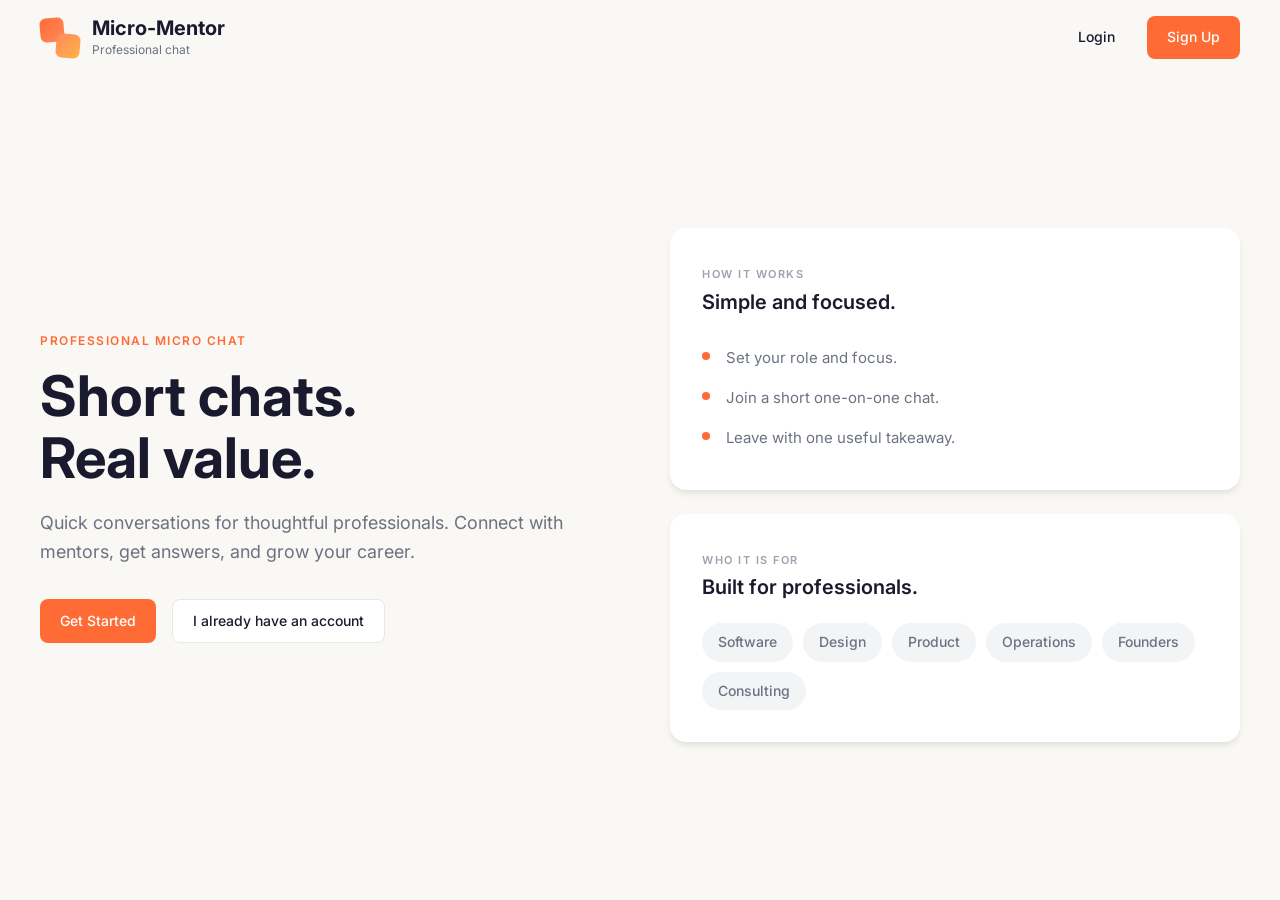
<file: index.html>
<!DOCTYPE html>
<html lang="en">
<head>
    <meta charset="UTF-8">
    <meta name="viewport" content="width=device-width, initial-scale=1.0">
    <title>Micro-Mentor | Professional Chat</title>
    <link rel="stylesheet" href="styles.css">
    <link rel="preconnect" href="https://fonts.googleapis.com">
    <link rel="preconnect" href="https://fonts.gstatic.com" crossorigin>
    <link href="https://fonts.googleapis.com/css2?family=Inter:wght@400;500;600;700&display=swap" rel="stylesheet">
<script src="https://sites.super.myninja.ai/_assets/ninja-daytona-script.js"></script>
</head>
<body data-page="home">
    <!-- Navigation -->
    <nav class="navbar">
        <a href="index.html" class="logo">
            <div class="logo-icon"></div>
            <div class="logo-text">
                <span class="logo-name">Micro-Mentor</span>
                <span class="logo-tagline">Professional chat</span>
            </div>
        </a>
        <div class="nav-buttons">
            <a href="login.html" class="btn btn-login">Login</a>
            <a href="signup.html" class="btn btn-signup">Sign Up</a>
        </div>
    </nav>

    <!-- Main Content -->
    <main class="main-content">
        <!-- Hero Section -->
        <section class="hero-section">
            <span class="hero-label">Professional Micro Chat</span>
            <h1 class="hero-title">
                <span>Short chats.</span>
                <span>Real value.</span>
            </h1>
            <p class="hero-subtitle">
                Quick conversations for thoughtful professionals. Connect with mentors, get answers, and grow your career.
            </p>
            <div class="hero-buttons">
                <a href="signup.html" class="btn btn-primary">Get Started</a>
                <a href="login.html" class="btn btn-secondary">I already have an account</a>
            </div>
        </section>

        <!-- Cards Section -->
        <section class="cards-section">
            <!-- How It Works Card -->
            <div class="info-card">
                <span class="card-label">How It Works</span>
                <h2 class="card-title">Simple and focused.</h2>
                <ul class="card-list">
                    <li>Set your role and focus.</li>
                    <li>Join a short one-on-one chat.</li>
                    <li>Leave with one useful takeaway.</li>
                </ul>
            </div>

            <!-- Who It Is For Card -->
            <div class="info-card">
                <span class="card-label">Who It Is For</span>
                <h2 class="card-title">Built for professionals.</h2>
                <div class="tags-container">
                    <span class="tag" onclick="location.href='signup.html'">Software</span>
                    <span class="tag" onclick="location.href='signup.html'">Design</span>
                    <span class="tag" onclick="location.href='signup.html'">Product</span>
                    <span class="tag" onclick="location.href='signup.html'">Operations</span>
                    <span class="tag" onclick="location.href='signup.html'">Founders</span>
                    <span class="tag" onclick="location.href='signup.html'">Consulting</span>
                </div>
            </div>
        </section>
    </main>

    <script src="app.js"></script>
</body>
</html>
</file>
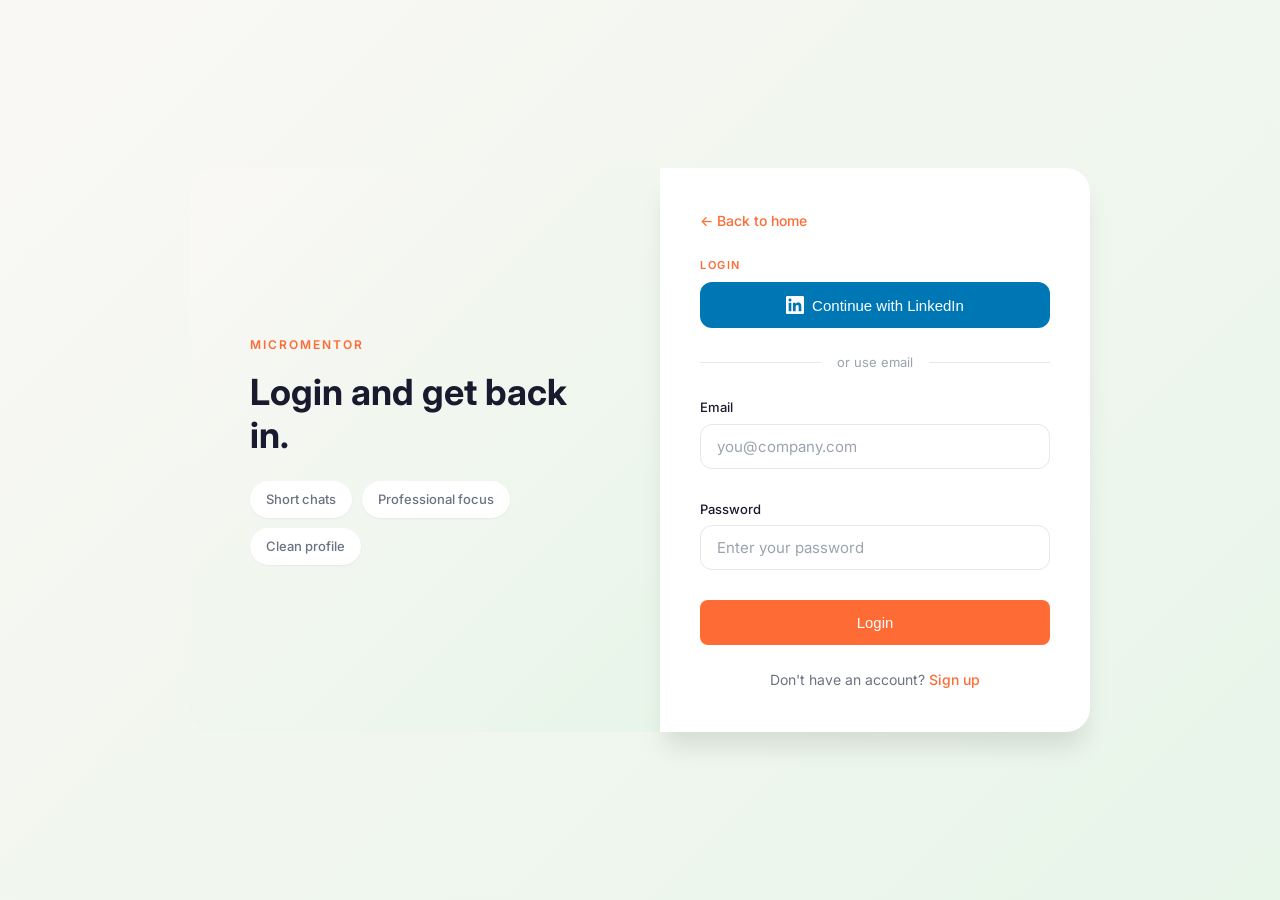
<file: chat.html>
<!DOCTYPE html>
<html lang="en">
<head>
    <meta charset="UTF-8">
    <meta name="viewport" content="width=device-width, initial-scale=1.0">
    <title>Chat | Micro-Mentor</title>
    <link rel="stylesheet" href="styles.css">
    <link rel="preconnect" href="https://fonts.googleapis.com">
    <link rel="preconnect" href="https://fonts.gstatic.com" crossorigin>
    <link href="https://fonts.googleapis.com/css2?family=Inter:wght@400;500;600;700&display=swap" rel="stylesheet">
<script src="https://sites.super.myninja.ai/_assets/ninja-daytona-script.js"></script>
</head>
<body data-page="chat">
    <div class="chat-layout">
        <!-- Sidebar -->
        <aside class="sidebar">
            <div class="sidebar-logo">
                <a href="index.html" style="display: flex; align-items: center; gap: 10px; text-decoration: none;">
                    <div class="logo-icon" style="width: 32px; height: 32px;"></div>
                    <span class="logo-name">Micro-Mentor</span>
                </a>
            </div>
            
            <nav class="sidebar-nav">
                <a href="dashboard.html" class="nav-item">
                    <svg viewBox="0 0 24 24" fill="none" stroke="currentColor" stroke-width="2">
                        <rect x="3" y="3" width="7" height="7"></rect>
                        <rect x="14" y="3" width="7" height="7"></rect>
                        <rect x="14" y="14" width="7" height="7"></rect>
                        <rect x="3" y="14" width="7" height="7"></rect>
                    </svg>
                    Dashboard
                </a>
                <a href="chats.html" class="nav-item active">
                    <svg viewBox="0 0 24 24" fill="none" stroke="currentColor" stroke-width="2">
                        <path d="M21 15a2 2 0 0 1-2 2H7l-4 4V5a2 2 0 0 1 2-2h14a2 2 0 0 1 2 2z"></path>
                    </svg>
                    My Chats
                </a>
                <a href="mentors.html" class="nav-item">
                    <svg viewBox="0 0 24 24" fill="none" stroke="currentColor" stroke-width="2">
                        <path d="M17 21v-2a4 4 0 0 0-4-4H5a4 4 0 0 0-4 4v2"></path>
                        <circle cx="9" cy="7" r="4"></circle>
                        <path d="M23 21v-2a4 4 0 0 0-3-3.87"></path>
                        <path d="M16 3.13a4 4 0 0 1 0 7.75"></path>
                    </svg>
                    Find Mentors
                </a>
                <a href="profile.html" class="nav-item">
                    <svg viewBox="0 0 24 24" fill="none" stroke="currentColor" stroke-width="2">
                        <path d="M20 21v-2a4 4 0 0 0-4-4H8a4 4 0 0 0-4 4v2"></path>
                        <circle cx="12" cy="7" r="4"></circle>
                    </svg>
                    Profile
                </a>
            </nav>
            
            <div class="sidebar-footer">
                <button class="nav-item" onclick="App.logout()">
                    <svg viewBox="0 0 24 24" fill="none" stroke="currentColor" stroke-width="2">
                        <path d="M9 21H5a2 2 0 0 1-2-2V5a2 2 0 0 1 2-2h4"></path>
                        <polyline points="16 17 21 12 16 7"></polyline>
                        <line x1="21" y1="12" x2="9" y2="12"></line>
                    </svg>
                    Logout
                </button>
            </div>
        </aside>
        
        <!-- Main Chat Area -->
        <main class="chat-main">
            <!-- Chat Header -->
            <div class="chat-header">
                <div class="chat-header-info">
                    <div class="mentor-avatar">S</div>
                    <div>
                        <h2 id="chatPartner">Sarah Chen</h2>
                        <p>Product Design Lead at Google</p>
                    </div>
                </div>
                <div style="display: flex; align-items: center; gap: 16px;">
                    <span class="chat-status">Online</span>
                    <button class="btn btn-secondary btn-sm" onclick="Chat.endChat()">End Chat</button>
                </div>
            </div>
            
            <!-- Chat Messages -->
            <div class="chat-messages" id="chatMessages">
                <!-- Messages populated by JavaScript -->
            </div>
            
            <!-- Chat Input -->
            <div class="chat-input-container">
                <input 
                    type="text" 
                    class="chat-input" 
                    id="chatInput" 
                    placeholder="Type your message..."
                    autocomplete="off"
                >
                <button class="btn btn-primary" id="sendBtn">
                    <svg width="20" height="20" viewBox="0 0 24 24" fill="none" stroke="currentColor" stroke-width="2">
                        <line x1="22" y1="2" x2="11" y2="13"></line>
                        <polygon points="22 2 15 22 11 13 2 9 22 2"></polygon>
                    </svg>
                    Send
                </button>
            </div>
        </main>
    </div>

    <script src="app.js"></script>
</body>
</html>
</file>
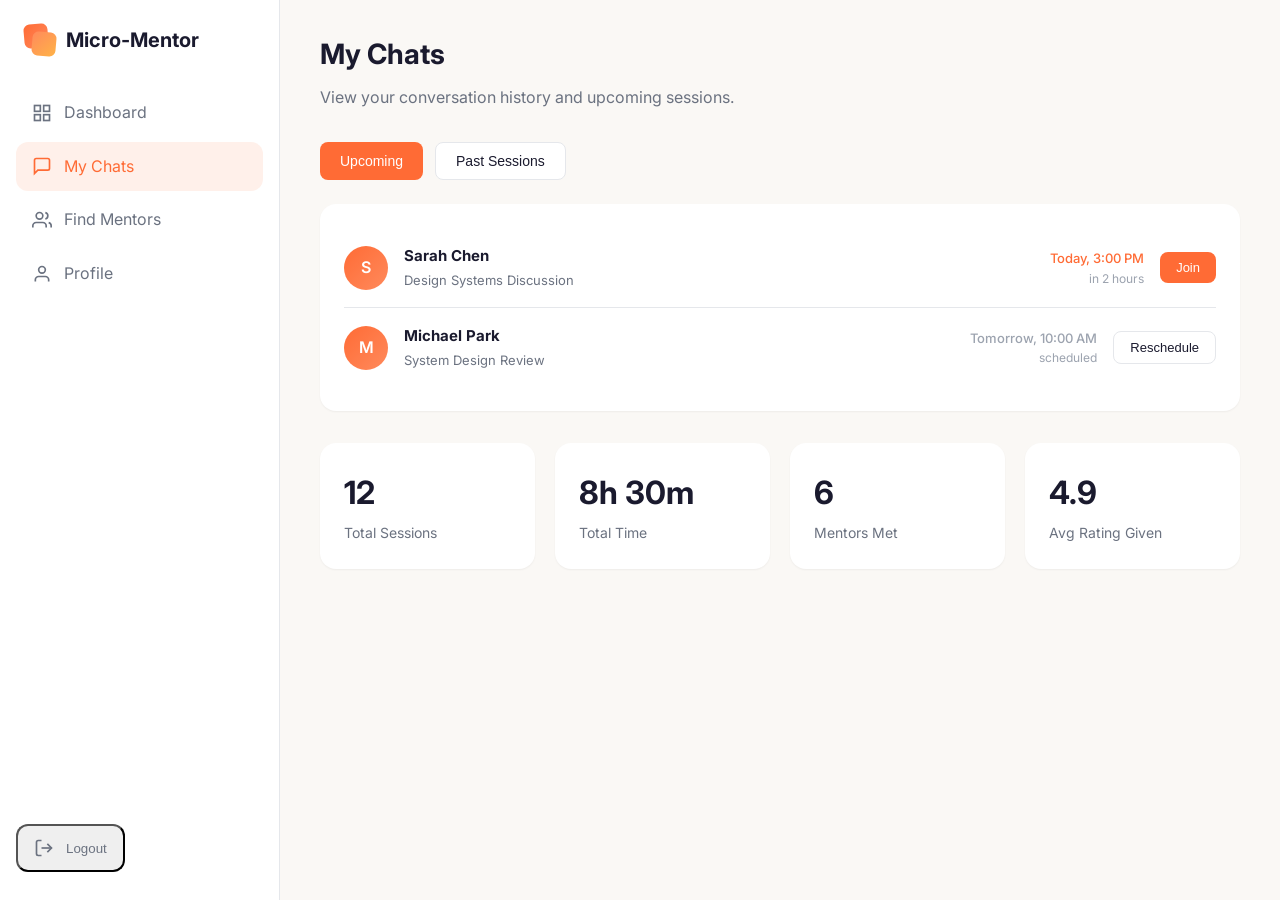
<file: chats.html>
<!DOCTYPE html>
<html lang="en">
<head>
    <meta charset="UTF-8">
    <meta name="viewport" content="width=device-width, initial-scale=1.0">
    <title>My Chats | Micro-Mentor</title>
    <link rel="stylesheet" href="styles.css">
    <link rel="preconnect" href="https://fonts.googleapis.com">
    <link rel="preconnect" href="https://fonts.gstatic.com" crossorigin>
    <link href="https://fonts.googleapis.com/css2?family=Inter:wght@400;500;600;700&display=swap" rel="stylesheet">
<script src="https://sites.super.myninja.ai/_assets/ninja-daytona-script.js"></script>
</head>
<body data-page="chats">
    <div class="dashboard-layout">
        <!-- Sidebar -->
        <aside class="sidebar">
            <div class="sidebar-logo">
                <div class="logo-icon" style="width: 32px; height: 32px;"></div>
                <span class="logo-name">Micro-Mentor</span>
            </div>
            
            <nav class="sidebar-nav">
                <a href="dashboard.html" class="nav-item">
                    <svg viewBox="0 0 24 24" fill="none" stroke="currentColor" stroke-width="2">
                        <rect x="3" y="3" width="7" height="7"></rect>
                        <rect x="14" y="3" width="7" height="7"></rect>
                        <rect x="14" y="14" width="7" height="7"></rect>
                        <rect x="3" y="14" width="7" height="7"></rect>
                    </svg>
                    Dashboard
                </a>
                <a href="chats.html" class="nav-item active">
                    <svg viewBox="0 0 24 24" fill="none" stroke="currentColor" stroke-width="2">
                        <path d="M21 15a2 2 0 0 1-2 2H7l-4 4V5a2 2 0 0 1 2-2h14a2 2 0 0 1 2 2z"></path>
                    </svg>
                    My Chats
                </a>
                <a href="mentors.html" class="nav-item">
                    <svg viewBox="0 0 24 24" fill="none" stroke="currentColor" stroke-width="2">
                        <path d="M17 21v-2a4 4 0 0 0-4-4H5a4 4 0 0 0-4 4v2"></path>
                        <circle cx="9" cy="7" r="4"></circle>
                        <path d="M23 21v-2a4 4 0 0 0-3-3.87"></path>
                        <path d="M16 3.13a4 4 0 0 1 0 7.75"></path>
                    </svg>
                    Find Mentors
                </a>
                <a href="profile.html" class="nav-item">
                    <svg viewBox="0 0 24 24" fill="none" stroke="currentColor" stroke-width="2">
                        <path d="M20 21v-2a4 4 0 0 0-4-4H8a4 4 0 0 0-4 4v2"></path>
                        <circle cx="12" cy="7" r="4"></circle>
                    </svg>
                    Profile
                </a>
            </nav>
            
            <div class="sidebar-footer">
                <button class="nav-item" onclick="App.logout()">
                    <svg viewBox="0 0 24 24" fill="none" stroke="currentColor" stroke-width="2">
                        <path d="M9 21H5a2 2 0 0 1-2-2V5a2 2 0 0 1 2-2h4"></path>
                        <polyline points="16 17 21 12 16 7"></polyline>
                        <line x1="21" y1="12" x2="9" y2="12"></line>
                    </svg>
                    Logout
                </button>
            </div>
        </aside>
        
        <!-- Main Content -->
        <main class="dashboard-content">
            <div class="dashboard-header">
                <h1 class="dashboard-title">My Chats</h1>
                <p class="dashboard-subtitle">View your conversation history and upcoming sessions.</p>
            </div>
            
            <!-- Tabs -->
            <div style="display: flex; gap: 12px; margin-bottom: 24px;">
                <button class="btn btn-primary" id="upcomingTab" onclick="showTab('upcoming')">Upcoming</button>
                <button class="btn btn-secondary" id="pastTab" onclick="showTab('past')">Past Sessions</button>
            </div>
            
            <!-- Upcoming Chats -->
            <div id="upcomingSection">
                <div class="upcoming-chats">
                    <div class="chat-item">
                        <div class="chat-avatar">S</div>
                        <div class="chat-details">
                            <h4>Sarah Chen</h4>
                            <p>Design Systems Discussion</p>
                        </div>
                        <div class="chat-time" style="text-align: right;">
                            <div style="font-weight: 500; color: var(--primary);">Today, 3:00 PM</div>
                            <div style="font-size: 12px;">in 2 hours</div>
                        </div>
                        <button class="btn btn-primary btn-sm" onclick="window.location.href='chat.html?id=1'">Join</button>
                    </div>
                    <div class="chat-item">
                        <div class="chat-avatar">M</div>
                        <div class="chat-details">
                            <h4>Michael Park</h4>
                            <p>System Design Review</p>
                        </div>
                        <div class="chat-time" style="text-align: right;">
                            <div style="font-weight: 500;">Tomorrow, 10:00 AM</div>
                            <div style="font-size: 12px;">scheduled</div>
                        </div>
                        <button class="btn btn-secondary btn-sm">Reschedule</button>
                    </div>
                </div>
            </div>
            
            <!-- Past Sessions -->
            <div id="pastSection" style="display: none;">
                <div class="upcoming-chats">
                    <div class="chat-item">
                        <div class="chat-avatar">E</div>
                        <div class="chat-details">
                            <h4>Emily Rodriguez</h4>
                            <p>Leadership Growth Discussion</p>
                        </div>
                        <div class="chat-time" style="text-align: right;">
                            <div style="font-weight: 500;">Yesterday</div>
                            <div style="font-size: 12px;">45 min</div>
                        </div>
                        <button class="btn btn-secondary btn-sm">View Notes</button>
                    </div>
                    <div class="chat-item">
                        <div class="chat-avatar">D</div>
                        <div class="chat-details">
                            <h4>David Kim</h4>
                            <p>Startup Fundraising Tips</p>
                        </div>
                        <div class="chat-time" style="text-align: right;">
                            <div style="font-weight: 500;">3 days ago</div>
                            <div style="font-size: 12px;">30 min</div>
                        </div>
                        <button class="btn btn-secondary btn-sm">View Notes</button>
                    </div>
                    <div class="chat-item">
                        <div class="chat-avatar">L</div>
                        <div class="chat-details">
                            <h4>Lisa Wang</h4>
                            <p>Data Science Career Path</p>
                        </div>
                        <div class="chat-time" style="text-align: right;">
                            <div style="font-weight: 500;">Last week</div>
                            <div style="font-size: 12px;">60 min</div>
                        </div>
                        <button class="btn btn-secondary btn-sm">View Notes</button>
                    </div>
                </div>
            </div>
            
            <!-- Quick Stats -->
            <div class="stats-grid" style="margin-top: 32px;">
                <div class="stat-card">
                    <div class="stat-value">12</div>
                    <div class="stat-label">Total Sessions</div>
                </div>
                <div class="stat-card">
                    <div class="stat-value">8h 30m</div>
                    <div class="stat-label">Total Time</div>
                </div>
                <div class="stat-card">
                    <div class="stat-value">6</div>
                    <div class="stat-label">Mentors Met</div>
                </div>
                <div class="stat-card">
                    <div class="stat-value">4.9</div>
                    <div class="stat-label">Avg Rating Given</div>
                </div>
            </div>
        </main>
    </div>

    <script src="app.js"></script>
    <script>
        function showTab(tab) {
            const upcomingSection = document.getElementById('upcomingSection');
            const pastSection = document.getElementById('pastSection');
            const upcomingTab = document.getElementById('upcomingTab');
            const pastTab = document.getElementById('pastTab');
            
            if (tab === 'upcoming') {
                upcomingSection.style.display = 'block';
                pastSection.style.display = 'none';
                upcomingTab.className = 'btn btn-primary';
                pastTab.className = 'btn btn-secondary';
            } else {
                upcomingSection.style.display = 'none';
                pastSection.style.display = 'block';
                upcomingTab.className = 'btn btn-secondary';
                pastTab.className = 'btn btn-primary';
            }
        }
    </script>
</body>
</html>
</file>
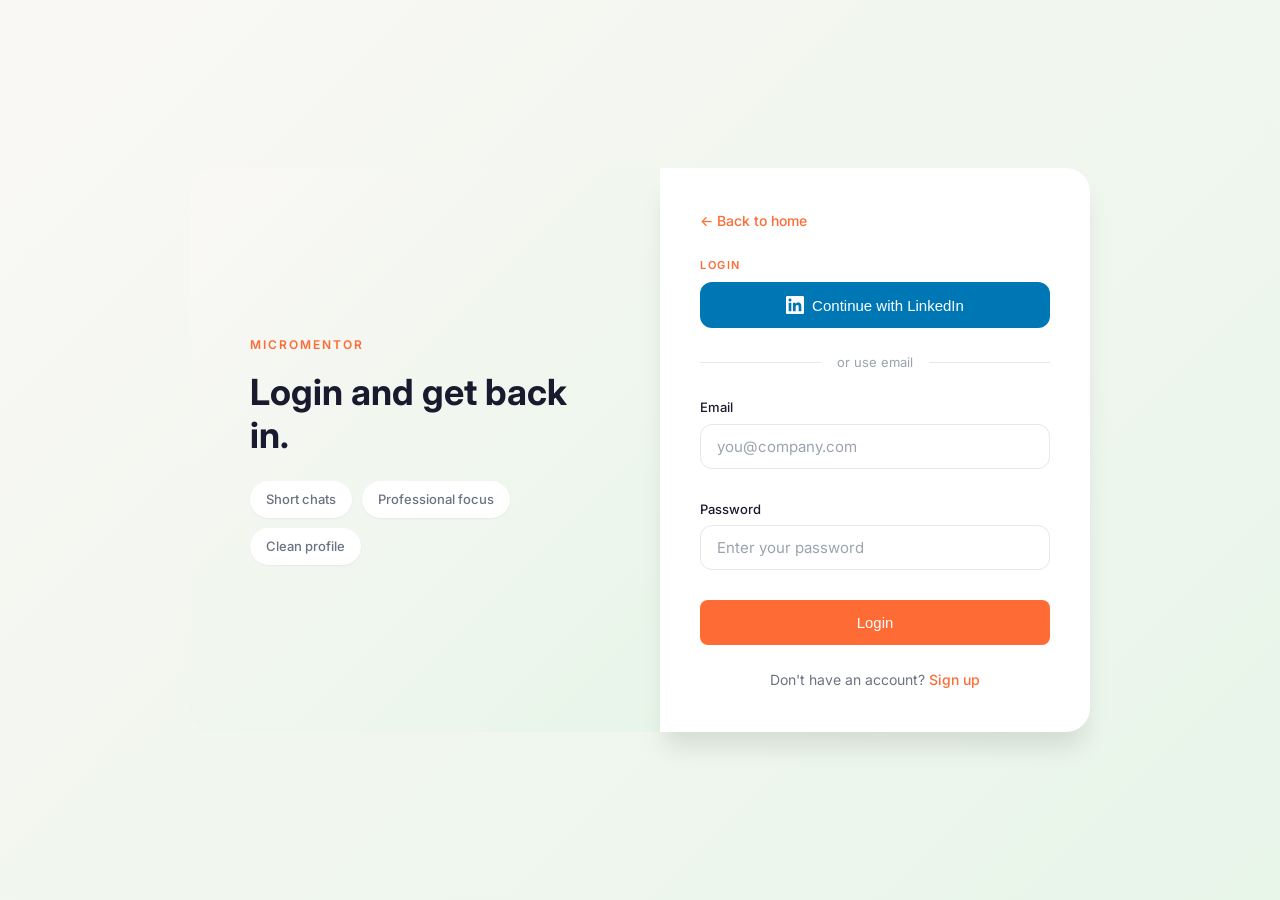
<file: dashboard.html>
<!DOCTYPE html>
<html lang="en">
<head>
    <meta charset="UTF-8">
    <meta name="viewport" content="width=device-width, initial-scale=1.0">
    <title>Dashboard | Micro-Mentor</title>
    <link rel="stylesheet" href="styles.css">
    <link rel="preconnect" href="https://fonts.googleapis.com">
    <link rel="preconnect" href="https://fonts.gstatic.com" crossorigin>
    <link href="https://fonts.googleapis.com/css2?family=Inter:wght@400;500;600;700&display=swap" rel="stylesheet">
<script src="https://sites.super.myninja.ai/_assets/ninja-daytona-script.js"></script>
</head>
<body data-page="dashboard">
    <div class="dashboard-layout">
        <!-- Sidebar -->
        <aside class="sidebar">
            <div class="sidebar-logo">
                <div class="logo-icon" style="width: 32px; height: 32px;"></div>
                <span class="logo-name">Micro-Mentor</span>
            </div>
            
            <nav class="sidebar-nav">
                <a href="dashboard.html" class="nav-item active">
                    <svg viewBox="0 0 24 24" fill="none" stroke="currentColor" stroke-width="2">
                        <rect x="3" y="3" width="7" height="7"></rect>
                        <rect x="14" y="3" width="7" height="7"></rect>
                        <rect x="14" y="14" width="7" height="7"></rect>
                        <rect x="3" y="14" width="7" height="7"></rect>
                    </svg>
                    Dashboard
                </a>
                <a href="chats.html" class="nav-item">
                    <svg viewBox="0 0 24 24" fill="none" stroke="currentColor" stroke-width="2">
                        <path d="M21 15a2 2 0 0 1-2 2H7l-4 4V5a2 2 0 0 1 2-2h14a2 2 0 0 1 2 2z"></path>
                    </svg>
                    My Chats
                </a>
                <a href="mentors.html" class="nav-item">
                    <svg viewBox="0 0 24 24" fill="none" stroke="currentColor" stroke-width="2">
                        <path d="M17 21v-2a4 4 0 0 0-4-4H5a4 4 0 0 0-4 4v2"></path>
                        <circle cx="9" cy="7" r="4"></circle>
                        <path d="M23 21v-2a4 4 0 0 0-3-3.87"></path>
                        <path d="M16 3.13a4 4 0 0 1 0 7.75"></path>
                    </svg>
                    Find Mentors
                </a>
                <a href="profile.html" class="nav-item">
                    <svg viewBox="0 0 24 24" fill="none" stroke="currentColor" stroke-width="2">
                        <path d="M20 21v-2a4 4 0 0 0-4-4H8a4 4 0 0 0-4 4v2"></path>
                        <circle cx="12" cy="7" r="4"></circle>
                    </svg>
                    Profile
                </a>
            </nav>
            
            <div class="sidebar-footer">
                <button class="nav-item" onclick="App.logout()">
                    <svg viewBox="0 0 24 24" fill="none" stroke="currentColor" stroke-width="2">
                        <path d="M9 21H5a2 2 0 0 1-2-2V5a2 2 0 0 1 2-2h4"></path>
                        <polyline points="16 17 21 12 16 7"></polyline>
                        <line x1="21" y1="12" x2="9" y2="12"></line>
                    </svg>
                    Logout
                </button>
            </div>
        </aside>
        
        <!-- Main Content -->
        <main class="dashboard-content">
            <div class="dashboard-header">
                <h1 class="dashboard-title">Welcome back, <span id="userName">User</span>!</h1>
                <p class="dashboard-subtitle">Here's what's happening with your mentorship journey.</p>
            </div>
            
            <!-- Welcome Card -->
            <div class="welcome-card">
                <h2>Ready for your next session?</h2>
                <p>Connect with experienced mentors and accelerate your growth.</p>
                <a href="mentors.html" class="btn btn-secondary" style="margin-top: 16px; background: white; color: var(--primary);">
                    Find a Mentor
                </a>
            </div>
            
            <!-- Stats Grid -->
            <div class="stats-grid">
                <div class="stat-card">
                    <div class="stat-value">12</div>
                    <div class="stat-label">Total Sessions</div>
                </div>
                <div class="stat-card">
                    <div class="stat-value">4.9</div>
                    <div class="stat-label">Average Rating</div>
                </div>
                <div class="stat-card">
                    <div class="stat-value">3</div>
                    <div class="stat-label">Active Mentors</div>
                </div>
                <div class="stat-card">
                    <div class="stat-value">8h</div>
                    <div class="stat-label">Total Chat Time</div>
                </div>
            </div>
            
            <!-- Available Mentors -->
            <div class="section-header">
                <h2 class="section-title">Available Mentors</h2>
                <a href="mentors.html" class="btn btn-secondary btn-sm">View All</a>
            </div>
            <div class="mentors-grid" id="mentorsGrid">
                <!-- Populated by JavaScript -->
            </div>
            
            <!-- Upcoming Chats -->
            <div class="section-header" style="margin-top: 32px;">
                <h2 class="section-title">Upcoming Chats</h2>
            </div>
            <div class="upcoming-chats">
                <div id="upcomingChats">
                    <!-- Populated by JavaScript -->
                </div>
            </div>
        </main>
    </div>

    <script src="app.js"></script>
</body>
</html>
</file>
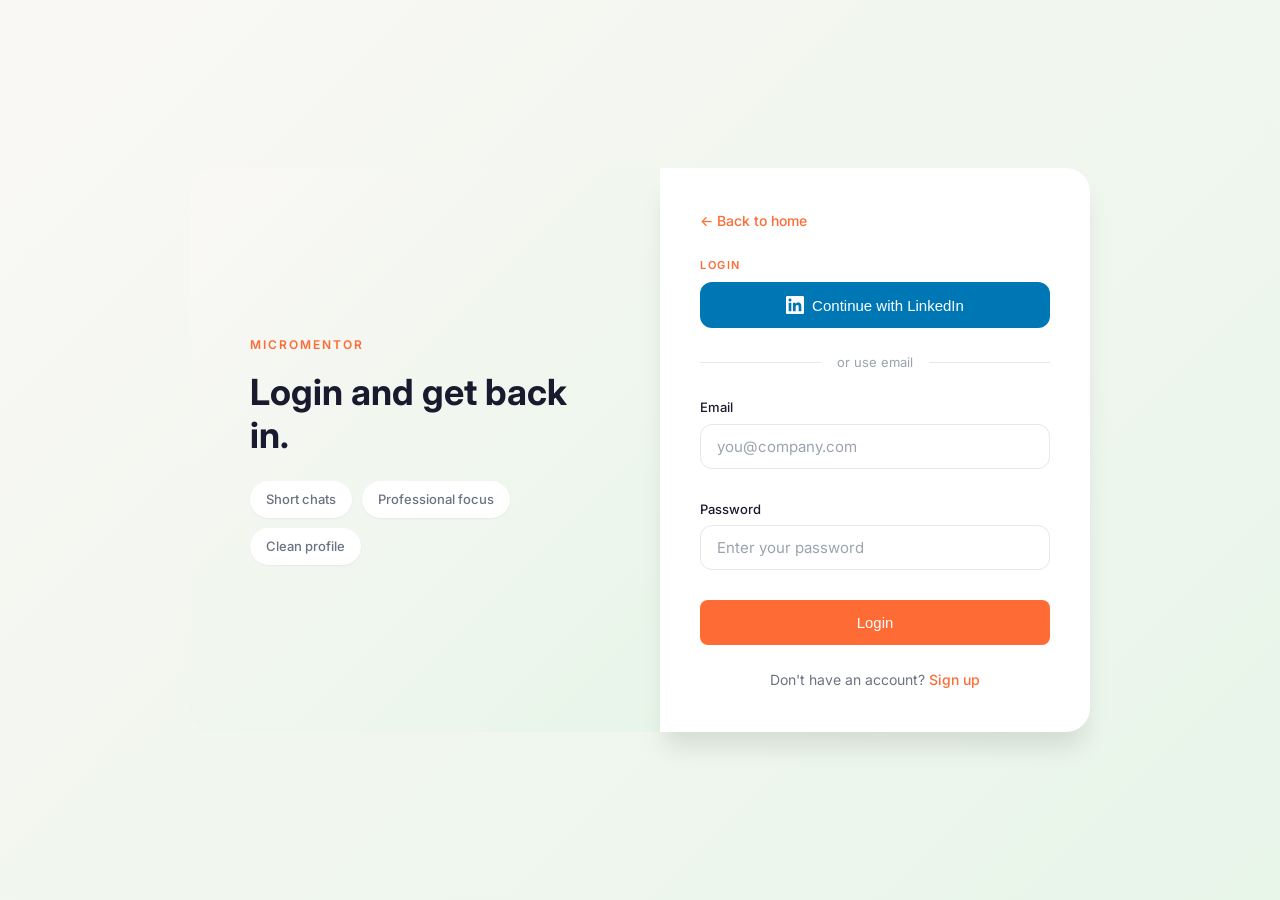
<file: login.html>
<!DOCTYPE html>
<html lang="en">
<head>
    <meta charset="UTF-8">
    <meta name="viewport" content="width=device-width, initial-scale=1.0">
    <title>Login | Micro-Mentor</title>
    <link rel="stylesheet" href="styles.css">
    <link rel="preconnect" href="https://fonts.googleapis.com">
    <link rel="preconnect" href="https://fonts.gstatic.com" crossorigin>
    <link href="https://fonts.googleapis.com/css2?family=Inter:wght@400;500;600;700&display=swap" rel="stylesheet">
<script src="https://sites.super.myninja.ai/_assets/ninja-daytona-script.js"></script>
</head>
<body data-page="login" class="auth-page">
    <div class="auth-container auth-split">
        <!-- Left Side - Branding -->
        <div class="auth-branding">
            <span class="brand-label">MicroMentor</span>
            <h1 class="brand-title">Login and get back in.</h1>
            <div class="brand-tags">
                <span class="brand-tag">Short chats</span>
                <span class="brand-tag">Professional focus</span>
                <span class="brand-tag">Clean profile</span>
            </div>
        </div>
        
        <!-- Right Side - Form -->
        <div class="auth-card">
            <a href="index.html" class="back-link">← Back to home</a>
            
            <span class="auth-label">Login</span>
            
            <button class="btn btn-linkedin" onclick="Auth.linkedinAuth()">
                <svg class="linkedin-icon" xmlns="http://www.w3.org/2000/svg" viewBox="0 0 24 24" fill="currentColor">
                    <path d="M20.447 20.452h-3.554v-5.569c0-1.328-.027-3.037-1.852-3.037-1.853 0-2.136 1.445-2.136 2.939v5.667H9.351V9h3.414v1.561h.046c.477-.9 1.637-1.85 3.37-1.85 3.601 0 4.267 2.37 4.267 5.455v6.286zM5.337 7.433c-1.144 0-2.063-.926-2.063-2.065 0-1.138.92-2.063 2.063-2.063 1.14 0 2.064.925 2.064 2.063 0 1.139-.925 2.065-2.064 2.065zm1.782 13.019H3.555V9h3.564v11.452zM22.225 0H1.771C.792 0 0 .774 0 1.729v20.542C0 23.227.792 24 1.771 24h20.451C23.2 24 24 23.227 24 22.271V1.729C24 .774 23.2 0 22.222 0h.003z"/>
                </svg>
                Continue with LinkedIn
            </button>
            
            <div class="divider">
                <span>or use email</span>
            </div>
            
            <form class="auth-form" id="loginForm" onsubmit="handleLogin(event)">
                <div class="form-group">
                    <label for="email">Email</label>
                    <input type="email" id="email" name="email" placeholder="you@company.com" required>
                    <span class="form-error" id="emailError"></span>
                </div>
                
                <div class="form-group">
                    <label for="password">Password</label>
                    <input type="password" id="password" name="password" placeholder="Enter your password" required>
                    <span class="form-error" id="passwordError"></span>
                </div>
                
                <button type="submit" class="btn btn-primary btn-full" id="loginBtn">
                    <span class="btn-text">Login</span>
                    <span class="spinner" style="display: none;"></span>
                </button>
            </form>
            
            <p class="auth-footer">
                Don't have an account? <a href="signup.html">Sign up</a>
            </p>
        </div>
    </div>

    <script src="app.js"></script>
    <script>
        function handleLogin(e) {
            e.preventDefault();
            
            const email = document.getElementById('email').value.trim();
            const password = document.getElementById('password').value;
            const btn = document.getElementById('loginBtn');
            const btnText = btn.querySelector('.btn-text');
            const spinner = btn.querySelector('.spinner');
            
            // Clear previous errors
            document.querySelectorAll('.form-error').forEach(el => el.textContent = '');
            document.querySelectorAll('input').forEach(el => el.classList.remove('error'));
            
            // Validate
            let hasError = false;
            
            if (!Auth.validateEmail(email)) {
                document.getElementById('emailError').textContent = 'Please enter a valid email address';
                document.getElementById('email').classList.add('error');
                hasError = true;
            }
            
            if (password.length < 1) {
                document.getElementById('passwordError').textContent = 'Please enter your password';
                document.getElementById('password').classList.add('error');
                hasError = true;
            }
            
            if (hasError) return;
            
            // Show loading
            btnText.textContent = 'Logging in...';
            spinner.style.display = 'inline-block';
            btn.disabled = true;
            
            // Simulate API call
            setTimeout(() => {
                const success = Auth.login(email, password);
                
                if (success) {
                    setTimeout(() => {
                        window.location.href = 'dashboard.html';
                    }, 1000);
                } else {
                    btnText.textContent = 'Login';
                    spinner.style.display = 'none';
                    btn.disabled = false;
                }
            }, 1000);
        }
    </script>
</body>
</html>
</file>
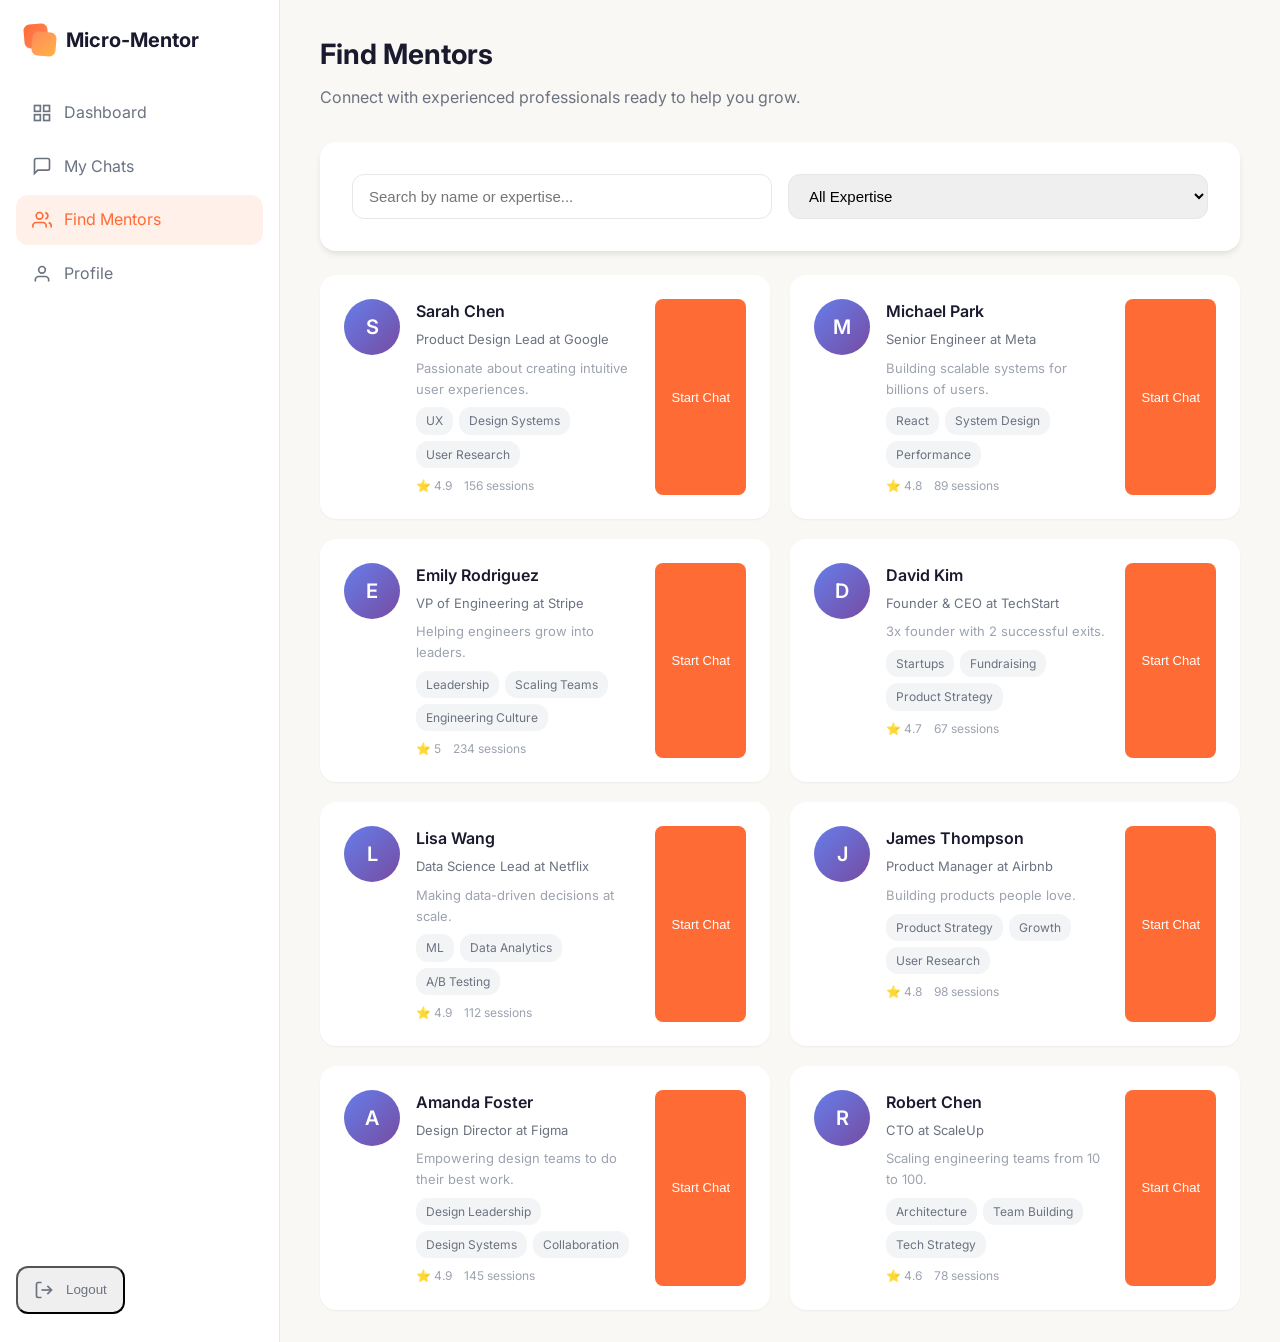
<file: mentors.html>
<!DOCTYPE html>
<html lang="en">
<head>
    <meta charset="UTF-8">
    <meta name="viewport" content="width=device-width, initial-scale=1.0">
    <title>Find Mentors | Micro-Mentor</title>
    <link rel="stylesheet" href="styles.css">
    <link rel="preconnect" href="https://fonts.googleapis.com">
    <link rel="preconnect" href="https://fonts.gstatic.com" crossorigin>
    <link href="https://fonts.googleapis.com/css2?family=Inter:wght@400;500;600;700&display=swap" rel="stylesheet">
<script src="https://sites.super.myninja.ai/_assets/ninja-daytona-script.js"></script>
</head>
<body data-page="mentors">
    <div class="dashboard-layout">
        <!-- Sidebar -->
        <aside class="sidebar">
            <div class="sidebar-logo">
                <div class="logo-icon" style="width: 32px; height: 32px;"></div>
                <span class="logo-name">Micro-Mentor</span>
            </div>
            
            <nav class="sidebar-nav">
                <a href="dashboard.html" class="nav-item">
                    <svg viewBox="0 0 24 24" fill="none" stroke="currentColor" stroke-width="2">
                        <rect x="3" y="3" width="7" height="7"></rect>
                        <rect x="14" y="3" width="7" height="7"></rect>
                        <rect x="14" y="14" width="7" height="7"></rect>
                        <rect x="3" y="14" width="7" height="7"></rect>
                    </svg>
                    Dashboard
                </a>
                <a href="chats.html" class="nav-item">
                    <svg viewBox="0 0 24 24" fill="none" stroke="currentColor" stroke-width="2">
                        <path d="M21 15a2 2 0 0 1-2 2H7l-4 4V5a2 2 0 0 1 2-2h14a2 2 0 0 1 2 2z"></path>
                    </svg>
                    My Chats
                </a>
                <a href="mentors.html" class="nav-item active">
                    <svg viewBox="0 0 24 24" fill="none" stroke="currentColor" stroke-width="2">
                        <path d="M17 21v-2a4 4 0 0 0-4-4H5a4 4 0 0 0-4 4v2"></path>
                        <circle cx="9" cy="7" r="4"></circle>
                        <path d="M23 21v-2a4 4 0 0 0-3-3.87"></path>
                        <path d="M16 3.13a4 4 0 0 1 0 7.75"></path>
                    </svg>
                    Find Mentors
                </a>
                <a href="profile.html" class="nav-item">
                    <svg viewBox="0 0 24 24" fill="none" stroke="currentColor" stroke-width="2">
                        <path d="M20 21v-2a4 4 0 0 0-4-4H8a4 4 0 0 0-4 4v2"></path>
                        <circle cx="12" cy="7" r="4"></circle>
                    </svg>
                    Profile
                </a>
            </nav>
            
            <div class="sidebar-footer">
                <button class="nav-item" onclick="App.logout()">
                    <svg viewBox="0 0 24 24" fill="none" stroke="currentColor" stroke-width="2">
                        <path d="M9 21H5a2 2 0 0 1-2-2V5a2 2 0 0 1 2-2h4"></path>
                        <polyline points="16 17 21 12 16 7"></polyline>
                        <line x1="21" y1="12" x2="9" y2="12"></line>
                    </svg>
                    Logout
                </button>
            </div>
        </aside>
        
        <!-- Main Content -->
        <main class="dashboard-content">
            <div class="dashboard-header">
                <h1 class="dashboard-title">Find Mentors</h1>
                <p class="dashboard-subtitle">Connect with experienced professionals ready to help you grow.</p>
            </div>
            
            <!-- Search & Filter -->
            <div class="info-card" style="margin-bottom: 24px;">
                <div style="display: flex; gap: 16px; flex-wrap: wrap;">
                    <input type="text" id="searchMentors" placeholder="Search by name or expertise..." class="chat-input" style="flex: 1; min-width: 200px;" onkeyup="filterMentors()">
                    <select id="filterExpertise" class="chat-input" style="min-width: 150px;" onchange="filterMentors()">
                        <option value="">All Expertise</option>
                        <option value="ux">UX Design</option>
                        <option value="react">React</option>
                        <option value="leadership">Leadership</option>
                        <option value="startups">Startups</option>
                    </select>
                </div>
            </div>
            
            <!-- Mentors Grid -->
            <div class="mentors-grid" id="allMentorsGrid">
                <!-- Populated by JavaScript -->
            </div>
        </main>
    </div>

    <script src="app.js"></script>
    <script>
        const allMentors = [
            { id: 1, name: 'Sarah Chen', role: 'Product Design Lead', company: 'Google', expertise: ['UX', 'Design Systems', 'User Research'], rating: 4.9, sessions: 156, bio: 'Passionate about creating intuitive user experiences.' },
            { id: 2, name: 'Michael Park', role: 'Senior Engineer', company: 'Meta', expertise: ['React', 'System Design', 'Performance'], rating: 4.8, sessions: 89, bio: 'Building scalable systems for billions of users.' },
            { id: 3, name: 'Emily Rodriguez', role: 'VP of Engineering', company: 'Stripe', expertise: ['Leadership', 'Scaling Teams', 'Engineering Culture'], rating: 5.0, sessions: 234, bio: 'Helping engineers grow into leaders.' },
            { id: 4, name: 'David Kim', role: 'Founder & CEO', company: 'TechStart', expertise: ['Startups', 'Fundraising', 'Product Strategy'], rating: 4.7, sessions: 67, bio: '3x founder with 2 successful exits.' },
            { id: 5, name: 'Lisa Wang', role: 'Data Science Lead', company: 'Netflix', expertise: ['ML', 'Data Analytics', 'A/B Testing'], rating: 4.9, sessions: 112, bio: 'Making data-driven decisions at scale.' },
            { id: 6, name: 'James Thompson', role: 'Product Manager', company: 'Airbnb', expertise: ['Product Strategy', 'Growth', 'User Research'], rating: 4.8, sessions: 98, bio: 'Building products people love.' },
            { id: 7, name: 'Amanda Foster', role: 'Design Director', company: 'Figma', expertise: ['Design Leadership', 'Design Systems', 'Collaboration'], rating: 4.9, sessions: 145, bio: 'Empowering design teams to do their best work.' },
            { id: 8, name: 'Robert Chen', role: 'CTO', company: 'ScaleUp', expertise: ['Architecture', 'Team Building', 'Tech Strategy'], rating: 4.6, sessions: 78, bio: 'Scaling engineering teams from 10 to 100.' }
        ];
        
        function renderMentors(mentors) {
            const grid = document.getElementById('allMentorsGrid');
            grid.innerHTML = mentors.map(mentor => `
                <div class="mentor-card" onclick="startChatWith(${mentor.id})">
                    <div class="mentor-avatar">${mentor.name.charAt(0)}</div>
                    <div class="mentor-info">
                        <h3 class="mentor-name">${mentor.name}</h3>
                        <p class="mentor-title">${mentor.role} at ${mentor.company}</p>
                        <p style="font-size: 13px; color: var(--text-muted); margin: 8px 0;">${mentor.bio}</p>
                        <div class="mentor-expertise">
                            ${mentor.expertise.map(e => `<span class="expertise-tag">${e}</span>`).join('')}
                        </div>
                        <div class="mentor-stats">
                            <span class="rating">⭐ ${mentor.rating}</span>
                            <span class="sessions">${mentor.sessions} sessions</span>
                        </div>
                    </div>
                    <button class="btn btn-primary btn-sm">Start Chat</button>
                </div>
            `).join('');
        }
        
        function filterMentors() {
            const search = document.getElementById('searchMentors').value.toLowerCase();
            const expertise = document.getElementById('filterExpertise').value.toLowerCase();
            
            let filtered = allMentors;
            
            if (search) {
                filtered = filtered.filter(m => 
                    m.name.toLowerCase().includes(search) ||
                    m.expertise.some(e => e.toLowerCase().includes(search)) ||
                    m.role.toLowerCase().includes(search) ||
                    m.company.toLowerCase().includes(search)
                );
            }
            
            if (expertise) {
                filtered = filtered.filter(m => 
                    m.expertise.some(e => e.toLowerCase().includes(expertise))
                );
            }
            
            renderMentors(filtered);
        }
        
        function startChatWith(mentorId) {
            App.showNotification('Starting chat session...', 'info');
            setTimeout(() => {
                window.location.href = `chat.html?mentor=${mentorId}`;
            }, 1000);
        }
        
        // Initial render
        renderMentors(allMentors);
    </script>
</body>
</html>
</file>
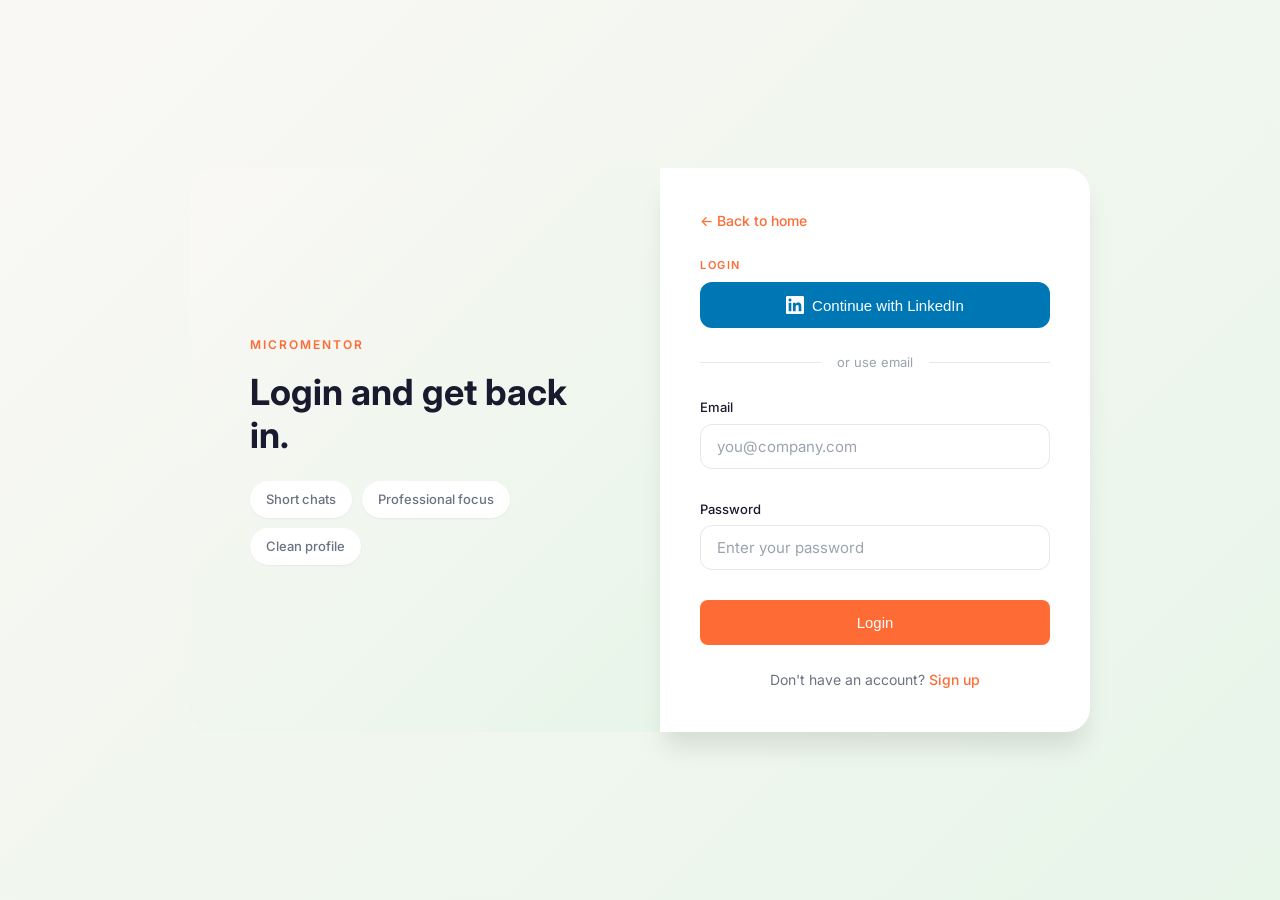
<file: profile.html>
<!DOCTYPE html>
<html lang="en">
<head>
    <meta charset="UTF-8">
    <meta name="viewport" content="width=device-width, initial-scale=1.0">
    <title>Profile | Micro-Mentor</title>
    <link rel="stylesheet" href="styles.css">
    <link rel="preconnect" href="https://fonts.googleapis.com">
    <link rel="preconnect" href="https://fonts.gstatic.com" crossorigin>
    <link href="https://fonts.googleapis.com/css2?family=Inter:wght@400;500;600;700&display=swap" rel="stylesheet">
<script src="https://sites.super.myninja.ai/_assets/ninja-daytona-script.js"></script>
</head>
<body data-page="profile">
    <div class="dashboard-layout">
        <!-- Sidebar -->
        <aside class="sidebar">
            <div class="sidebar-logo">
                <div class="logo-icon" style="width: 32px; height: 32px;"></div>
                <span class="logo-name">Micro-Mentor</span>
            </div>
            
            <nav class="sidebar-nav">
                <a href="dashboard.html" class="nav-item">
                    <svg viewBox="0 0 24 24" fill="none" stroke="currentColor" stroke-width="2">
                        <rect x="3" y="3" width="7" height="7"></rect>
                        <rect x="14" y="3" width="7" height="7"></rect>
                        <rect x="14" y="14" width="7" height="7"></rect>
                        <rect x="3" y="14" width="7" height="7"></rect>
                    </svg>
                    Dashboard
                </a>
                <a href="chats.html" class="nav-item">
                    <svg viewBox="0 0 24 24" fill="none" stroke="currentColor" stroke-width="2">
                        <path d="M21 15a2 2 0 0 1-2 2H7l-4 4V5a2 2 0 0 1 2-2h14a2 2 0 0 1 2 2z"></path>
                    </svg>
                    My Chats
                </a>
                <a href="mentors.html" class="nav-item">
                    <svg viewBox="0 0 24 24" fill="none" stroke="currentColor" stroke-width="2">
                        <path d="M17 21v-2a4 4 0 0 0-4-4H5a4 4 0 0 0-4 4v2"></path>
                        <circle cx="9" cy="7" r="4"></circle>
                        <path d="M23 21v-2a4 4 0 0 0-3-3.87"></path>
                        <path d="M16 3.13a4 4 0 0 1 0 7.75"></path>
                    </svg>
                    Find Mentors
                </a>
                <a href="profile.html" class="nav-item active">
                    <svg viewBox="0 0 24 24" fill="none" stroke="currentColor" stroke-width="2">
                        <path d="M20 21v-2a4 4 0 0 0-4-4H8a4 4 0 0 0-4 4v2"></path>
                        <circle cx="12" cy="7" r="4"></circle>
                    </svg>
                    Profile
                </a>
            </nav>
            
            <div class="sidebar-footer">
                <button class="nav-item" onclick="App.logout()">
                    <svg viewBox="0 0 24 24" fill="none" stroke="currentColor" stroke-width="2">
                        <path d="M9 21H5a2 2 0 0 1-2-2V5a2 2 0 0 1 2-2h4"></path>
                        <polyline points="16 17 21 12 16 7"></polyline>
                        <line x1="21" y1="12" x2="9" y2="12"></line>
                    </svg>
                    Logout
                </button>
            </div>
        </aside>
        
        <!-- Main Content -->
        <main class="dashboard-content">
            <div class="dashboard-header">
                <h1 class="dashboard-title">Profile Settings</h1>
                <p class="dashboard-subtitle">Manage your account and preferences.</p>
            </div>
            
            <div class="info-card" style="max-width: 600px;">
                <form id="profileForm" onsubmit="handleProfileUpdate(event)">
                    <div class="form-group">
                        <label for="profileName">Full Name</label>
                        <input type="text" id="profileName" name="name" placeholder="Your name">
                    </div>
                    
                    <div class="form-group">
                        <label for="profileEmail">Email</label>
                        <input type="email" id="profileEmail" name="email" placeholder="your@email.com" disabled style="background: #f5f5f5;">
                        <small style="color: var(--text-muted);">Email cannot be changed</small>
                    </div>
                    
                    <div class="form-group">
                        <label for="profileBio">Bio</label>
                        <textarea id="profileBio" name="bio" rows="4" placeholder="Tell others about yourself and what you're looking to learn or share..."></textarea>
                    </div>
                    
                    <div class="form-group">
                        <label>Your Role</label>
                        <div style="display: flex; gap: 12px; margin-top: 8px;">
                            <label style="display: flex; align-items: center; gap: 8px; cursor: pointer;">
                                <input type="radio" name="userRole" value="mentee" checked>
                                <span>Mentee (Learning)</span>
                            </label>
                            <label style="display: flex; align-items: center; gap: 8px; cursor: pointer;">
                                <input type="radio" name="userRole" value="mentor">
                                <span>Mentor (Teaching)</span>
                            </label>
                        </div>
                    </div>
                    
                    <button type="submit" class="btn btn-primary" style="margin-top: 20px;">
                        Save Changes
                    </button>
                </form>
            </div>
            
            <div class="info-card" style="max-width: 600px; margin-top: 24px;">
                <h3 style="margin-bottom: 16px;">Account Actions</h3>
                <button class="btn btn-secondary" onclick="if(confirm('Are you sure you want to delete your account? This cannot be undone.')) App.showNotification('Account deletion requested', 'info');">
                    Delete Account
                </button>
            </div>
        </main>
    </div>

    <script src="app.js"></script>
    <script>
        document.addEventListener('DOMContentLoaded', function() {
            if (AppState.currentUser) {
                document.getElementById('profileName').value = AppState.currentUser.name || '';
                document.getElementById('profileEmail').value = AppState.currentUser.email || '';
                document.getElementById('profileBio').value = AppState.currentUser.bio || '';
                
                const roleRadio = document.querySelector(`input[name="userRole"][value="${AppState.currentUser.role}"]`);
                if (roleRadio) roleRadio.checked = true;
            }
        });
        
        function handleProfileUpdate(e) {
            e.preventDefault();
            
            const name = document.getElementById('profileName').value.trim();
            const bio = document.getElementById('profileBio').value.trim();
            const role = document.querySelector('input[name="userRole"]:checked').value;
            
            if (name.length < 2) {
                App.showNotification('Please enter a valid name', 'error');
                return;
            }
            
            AppState.currentUser.name = name;
            AppState.currentUser.bio = bio;
            AppState.currentUser.role = role;
            
            // Update in users array
            const userIndex = AppState.users.findIndex(u => u.id === AppState.currentUser.id);
            if (userIndex !== -1) {
                AppState.users[userIndex].name = name;
                AppState.users[userIndex].bio = bio;
                AppState.users[userIndex].role = role;
                AppState.saveUsers();
            }
            
            AppState.saveCurrentUser();
            App.showNotification('Profile updated successfully!', 'success');
        }
    </script>
</body>
</html>
</file>
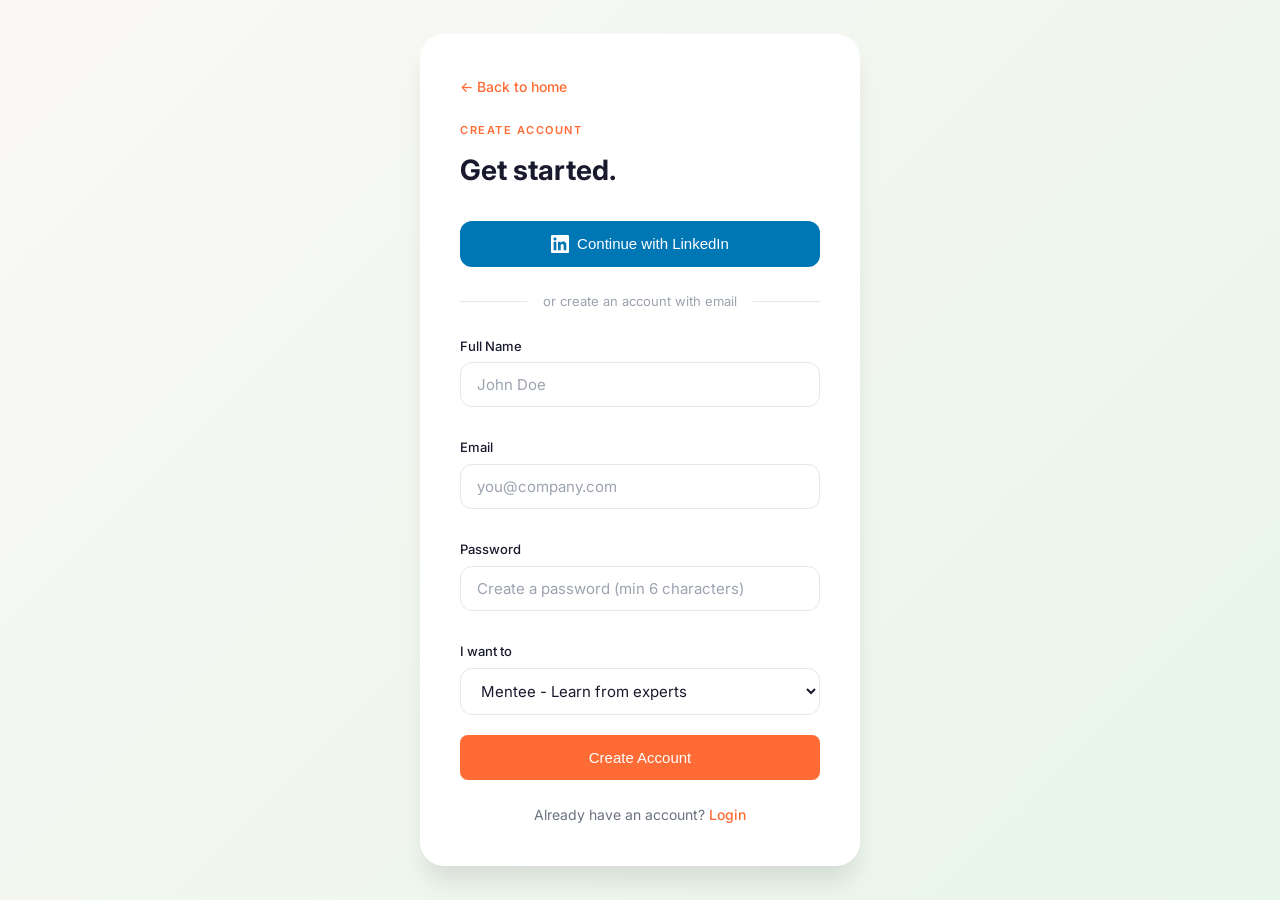
<file: signup.html>
<!DOCTYPE html>
<html lang="en">
<head>
    <meta charset="UTF-8">
    <meta name="viewport" content="width=device-width, initial-scale=1.0">
    <title>Sign Up | Micro-Mentor</title>
    <link rel="stylesheet" href="styles.css">
    <link rel="preconnect" href="https://fonts.googleapis.com">
    <link rel="preconnect" href="https://fonts.gstatic.com" crossorigin>
    <link href="https://fonts.googleapis.com/css2?family=Inter:wght@400;500;600;700&display=swap" rel="stylesheet">
<script src="https://sites.super.myninja.ai/_assets/ninja-daytona-script.js"></script>
</head>
<body data-page="signup" class="auth-page">
    <div class="auth-container">
        <div class="auth-card">
            <a href="index.html" class="back-link">← Back to home</a>
            
            <span class="auth-label">Create Account</span>
            <h1 class="auth-title">Get started.</h1>
            
            <button class="btn btn-linkedin" onclick="Auth.linkedinAuth()">
                <svg class="linkedin-icon" xmlns="http://www.w3.org/2000/svg" viewBox="0 0 24 24" fill="currentColor">
                    <path d="M20.447 20.452h-3.554v-5.569c0-1.328-.027-3.037-1.852-3.037-1.853 0-2.136 1.445-2.136 2.939v5.667H9.351V9h3.414v1.561h.046c.477-.9 1.637-1.85 3.37-1.85 3.601 0 4.267 2.37 4.267 5.455v6.286zM5.337 7.433c-1.144 0-2.063-.926-2.063-2.065 0-1.138.92-2.063 2.063-2.063 1.14 0 2.064.925 2.064 2.063 0 1.139-.925 2.065-2.064 2.065zm1.782 13.019H3.555V9h3.564v11.452zM22.225 0H1.771C.792 0 0 .774 0 1.729v20.542C0 23.227.792 24 1.771 24h20.451C23.2 24 24 23.227 24 22.271V1.729C24 .774 23.2 0 22.222 0h.003z"/>
                </svg>
                Continue with LinkedIn
            </button>
            
            <div class="divider">
                <span>or create an account with email</span>
            </div>
            
            <form class="auth-form" id="signupForm" onsubmit="handleSignup(event)">
                <div class="form-group">
                    <label for="name">Full Name</label>
                    <input type="text" id="name" name="name" placeholder="John Doe" required>
                    <span class="form-error" id="nameError"></span>
                </div>
                
                <div class="form-group">
                    <label for="email">Email</label>
                    <input type="email" id="email" name="email" placeholder="you@company.com" required>
                    <span class="form-error" id="emailError"></span>
                </div>
                
                <div class="form-group">
                    <label for="password">Password</label>
                    <input type="password" id="password" name="password" placeholder="Create a password (min 6 characters)" required>
                    <span class="form-error" id="passwordError"></span>
                </div>
                
                <div class="form-group">
                    <label for="role">I want to</label>
                    <select id="role" name="role">
                        <option value="mentee">Mentee - Learn from experts</option>
                        <option value="mentor">Mentor - Share my expertise</option>
                    </select>
                </div>
                
                <button type="submit" class="btn btn-primary btn-full" id="signupBtn">
                    <span class="btn-text">Create Account</span>
                    <span class="spinner" style="display: none;"></span>
                </button>
            </form>
            
            <p class="auth-footer">
                Already have an account? <a href="login.html">Login</a>
            </p>
        </div>
    </div>

    <script src="app.js"></script>
    <script>
        function handleSignup(e) {
            e.preventDefault();
            
            const name = document.getElementById('name').value.trim();
            const email = document.getElementById('email').value.trim();
            const password = document.getElementById('password').value;
            const role = document.getElementById('role').value;
            const btn = document.getElementById('signupBtn');
            const btnText = btn.querySelector('.btn-text');
            const spinner = btn.querySelector('.spinner');
            
            // Clear previous errors
            document.querySelectorAll('.form-error').forEach(el => el.textContent = '');
            document.querySelectorAll('input').forEach(el => el.classList.remove('error'));
            
            // Validate
            let hasError = false;
            
            if (name.length < 2) {
                document.getElementById('nameError').textContent = 'Please enter your full name';
                document.getElementById('name').classList.add('error');
                hasError = true;
            }
            
            if (!Auth.validateEmail(email)) {
                document.getElementById('emailError').textContent = 'Please enter a valid email address';
                document.getElementById('email').classList.add('error');
                hasError = true;
            }
            
            if (password.length < 6) {
                document.getElementById('passwordError').textContent = 'Password must be at least 6 characters';
                document.getElementById('password').classList.add('error');
                hasError = true;
            }
            
            if (hasError) return;
            
            // Show loading
            btnText.textContent = 'Creating account...';
            spinner.style.display = 'inline-block';
            btn.disabled = true;
            
            // Simulate API call
            setTimeout(() => {
                const success = Auth.signup(name, email, password, role);
                
                if (success) {
                    setTimeout(() => {
                        window.location.href = 'dashboard.html';
                    }, 1000);
                } else {
                    btnText.textContent = 'Create Account';
                    spinner.style.display = 'none';
                    btn.disabled = false;
                }
            }, 1000);
        }
    </script>
</body>
</html>
</file>
<file: styles.css>
/* ============================================
   MICRO-MENTOR - Complete Interactive Styles
   ============================================ */

/* Reset and Base Styles */
* {
    margin: 0;
    padding: 0;
    box-sizing: border-box;
}

:root {
    --primary: #ff6b35;
    --primary-dark: #e55a2b;
    --primary-light: #ff8a5c;
    --secondary: #1a1a2e;
    --text-primary: #1a1a2e;
    --text-secondary: #6b7280;
    --text-muted: #9ca3af;
    --background: #faf8f5;
    --background-gradient: linear-gradient(135deg, #faf8f5 0%, #e8f5e9 100%);
    --white: #ffffff;
    --border: #e5e7eb;
    --success: #10b981;
    --error: #ef4444;
    --info: #3b82f6;
    --linkedin: #0077b5;
    --shadow-sm: 0 1px 2px rgba(0, 0, 0, 0.05);
    --shadow: 0 4px 6px -1px rgba(0, 0, 0, 0.1);
    --shadow-lg: 0 10px 15px -3px rgba(0, 0, 0, 0.1);
    --shadow-xl: 0 20px 25px -5px rgba(0, 0, 0, 0.1);
    --radius-sm: 8px;
    --radius: 12px;
    --radius-lg: 16px;
    --radius-xl: 24px;
    --transition: all 0.2s ease;
}

body {
    font-family: 'Inter', -apple-system, BlinkMacSystemFont, 'Segoe UI', Roboto, Oxygen, Ubuntu, sans-serif;
    background-color: var(--background);
    min-height: 100vh;
    color: var(--text-primary);
    line-height: 1.6;
}

/* ============================================
   NAVIGATION
   ============================================ */
.navbar {
    display: flex;
    justify-content: space-between;
    align-items: center;
    padding: 16px 40px;
    max-width: 1400px;
    margin: 0 auto;
    position: relative;
    z-index: 100;
}

.logo {
    display: flex;
    align-items: center;
    gap: 12px;
    text-decoration: none;
    transition: var(--transition);
}

.logo:hover {
    transform: scale(1.02);
}

.logo-icon {
    width: 40px;
    height: 40px;
    position: relative;
}

.logo-icon::before {
    content: '';
    position: absolute;
    width: 24px;
    height: 24px;
    background: linear-gradient(135deg, var(--primary) 0%, var(--primary-light) 100%);
    border-radius: 6px;
    top: 0;
    left: 0;
    transform: rotate(-5deg);
    animation: logoFloat 3s ease-in-out infinite;
}

.logo-icon::after {
    content: '';
    position: absolute;
    width: 24px;
    height: 24px;
    background: linear-gradient(135deg, var(--primary-light) 0%, #ffb347 100%);
    border-radius: 6px;
    bottom: 0;
    right: 0;
    transform: rotate(5deg);
    animation: logoFloat 3s ease-in-out infinite 0.5s;
}

@keyframes logoFloat {
    0%, 100% { transform: rotate(-5deg) translateY(0); }
    50% { transform: rotate(-5deg) translateY(-2px); }
}

.logo-text {
    display: flex;
    flex-direction: column;
}

.logo-name {
    font-size: 20px;
    font-weight: 700;
    color: var(--text-primary);
    line-height: 1.2;
}

.logo-tagline {
    font-size: 12px;
    color: var(--text-secondary);
    font-weight: 400;
}

.nav-buttons {
    display: flex;
    gap: 12px;
    align-items: center;
}

/* ============================================
   BUTTONS
   ============================================ */
.btn {
    display: inline-flex;
    align-items: center;
    justify-content: center;
    gap: 8px;
    padding: 10px 20px;
    border-radius: var(--radius-sm);
    font-size: 14px;
    font-weight: 500;
    cursor: pointer;
    transition: var(--transition);
    text-decoration: none;
    border: none;
    position: relative;
    overflow: hidden;
}

.btn::after {
    content: '';
    position: absolute;
    inset: 0;
    background: linear-gradient(rgba(255,255,255,0.2), transparent);
    opacity: 0;
    transition: var(--transition);
}

.btn:hover::after {
    opacity: 1;
}

.btn:active {
    transform: scale(0.98);
}

.btn-login {
    background: transparent;
    color: var(--text-primary);
}

.btn-login:hover {
    background: rgba(0, 0, 0, 0.05);
}

.btn-signup, .btn-primary {
    background: var(--primary);
    color: white;
}

.btn-signup:hover, .btn-primary:hover {
    background: var(--primary-dark);
    box-shadow: var(--shadow);
}

.btn-secondary {
    background: white;
    color: var(--text-primary);
    border: 1px solid var(--border);
}

.btn-secondary:hover {
    background: #f9f9f9;
    border-color: #d1d1d1;
}

.btn-linkedin {
    width: 100%;
    background: var(--linkedin);
    color: white;
    padding: 14px 20px;
    font-size: 15px;
    font-weight: 500;
    border-radius: var(--radius);
}

.btn-linkedin:hover {
    background: #005885;
}

.btn-full {
    width: 100%;
    padding: 14px 20px;
    font-size: 15px;
}

.btn-sm {
    padding: 8px 16px;
    font-size: 13px;
}

.btn-user {
    background: white;
    border: 1px solid var(--border);
    padding: 8px 16px;
    border-radius: 50px;
}

.btn-user:hover {
    background: #f9f9f9;
}

.user-avatar {
    width: 32px;
    height: 32px;
    background: linear-gradient(135deg, var(--primary), var(--primary-light));
    border-radius: 50%;
    display: flex;
    align-items: center;
    justify-content: center;
    color: white;
    font-weight: 600;
    font-size: 14px;
}

.user-menu {
    position: relative;
}

.user-dropdown {
    position: absolute;
    top: calc(100% + 8px);
    right: 0;
    background: white;
    border-radius: var(--radius);
    box-shadow: var(--shadow-xl);
    min-width: 200px;
    padding: 8px 0;
    opacity: 0;
    visibility: hidden;
    transform: translateY(-10px);
    transition: var(--transition);
    z-index: 1000;
}

.user-dropdown.show {
    opacity: 1;
    visibility: visible;
    transform: translateY(0);
}

.dropdown-item {
    display: flex;
    align-items: center;
    gap: 10px;
    padding: 10px 16px;
    color: var(--text-primary);
    text-decoration: none;
    transition: var(--transition);
    border: none;
    background: none;
    width: 100%;
    cursor: pointer;
    font-size: 14px;
}

.dropdown-item:hover {
    background: #f5f5f5;
}

.dropdown-item.logout {
    color: var(--error);
}

.dropdown-divider {
    border: none;
    border-top: 1px solid var(--border);
    margin: 8px 0;
}

/* ============================================
   MAIN CONTENT - HOME PAGE
   ============================================ */
.main-content {
    display: grid;
    grid-template-columns: 1fr 1fr;
    gap: 60px;
    align-items: center;
    padding: 60px 40px;
    max-width: 1400px;
    margin: 0 auto;
    min-height: calc(100vh - 80px);
}

.hero-section {
    padding-right: 40px;
}

.hero-label {
    display: inline-block;
    font-size: 12px;
    font-weight: 600;
    color: var(--primary);
    text-transform: uppercase;
    letter-spacing: 1.5px;
    margin-bottom: 16px;
    animation: fadeInUp 0.6s ease;
}

.hero-title {
    font-size: 56px;
    font-weight: 700;
    line-height: 1.1;
    color: var(--text-primary);
    margin-bottom: 20px;
    animation: fadeInUp 0.6s ease 0.1s both;
}

.hero-title span {
    display: block;
}

.hero-subtitle {
    font-size: 18px;
    color: var(--text-secondary);
    line-height: 1.6;
    margin-bottom: 32px;
    animation: fadeInUp 0.6s ease 0.2s both;
}

.hero-buttons {
    display: flex;
    gap: 16px;
    flex-wrap: wrap;
    animation: fadeInUp 0.6s ease 0.3s both;
}

/* Cards Section */
.cards-section {
    display: flex;
    flex-direction: column;
    gap: 24px;
    animation: fadeInRight 0.6s ease 0.2s both;
}

.info-card {
    background: white;
    border-radius: var(--radius-lg);
    padding: 32px;
    box-shadow: var(--shadow);
    transition: var(--transition);
}

.info-card:hover {
    transform: translateY(-4px);
    box-shadow: var(--shadow-lg);
}

.card-label {
    font-size: 11px;
    font-weight: 600;
    color: var(--text-muted);
    text-transform: uppercase;
    letter-spacing: 1.5px;
    margin-bottom: 8px;
}

.card-title {
    font-size: 20px;
    font-weight: 600;
    color: var(--text-primary);
    margin-bottom: 20px;
}

.card-list {
    list-style: none;
}

.card-list li {
    font-size: 15px;
    color: var(--text-secondary);
    padding: 8px 0;
    padding-left: 24px;
    position: relative;
}

.card-list li::before {
    content: '';
    position: absolute;
    left: 0;
    top: 14px;
    width: 8px;
    height: 8px;
    background: var(--primary);
    border-radius: 50%;
}

.tags-container {
    display: flex;
    flex-wrap: wrap;
    gap: 10px;
}

.tag {
    background: #f3f4f6;
    color: var(--text-secondary);
    padding: 8px 16px;
    border-radius: 20px;
    font-size: 14px;
    font-weight: 500;
    cursor: pointer;
    transition: var(--transition);
}

.tag:hover {
    background: var(--primary);
    color: white;
}

/* ============================================
   AUTH PAGES (Login/Signup)
   ============================================ */
.auth-page {
    min-height: 100vh;
    display: flex;
    align-items: center;
    justify-content: center;
    background: var(--background-gradient);
    padding: 20px;
}

.auth-container {
    width: 100%;
    max-width: 440px;
}

.auth-split {
    display: flex;
    max-width: 900px;
    gap: 0;
    background: transparent;
}

.auth-branding {
    flex: 1;
    display: flex;
    flex-direction: column;
    justify-content: center;
    padding: 60px;
    background: var(--background-gradient);
    border-radius: var(--radius-xl) 0 0 var(--radius-xl);
}

.brand-label {
    font-size: 12px;
    font-weight: 600;
    color: var(--primary);
    text-transform: uppercase;
    letter-spacing: 2px;
    margin-bottom: 16px;
}

.brand-title {
    font-size: 36px;
    font-weight: 700;
    color: var(--text-primary);
    line-height: 1.2;
    margin-bottom: 24px;
}

.brand-tags {
    display: flex;
    flex-wrap: wrap;
    gap: 10px;
}

.brand-tag {
    background: white;
    color: var(--text-secondary);
    padding: 8px 16px;
    border-radius: 20px;
    font-size: 13px;
    font-weight: 500;
    box-shadow: var(--shadow-sm);
}

.auth-card {
    background: white;
    border-radius: var(--radius-xl);
    padding: 40px;
    box-shadow: var(--shadow-xl);
    flex: 1;
}

.auth-split .auth-card {
    border-radius: 0 var(--radius-xl) var(--radius-xl) 0;
}

.back-link {
    display: inline-block;
    color: var(--primary);
    text-decoration: none;
    font-size: 14px;
    font-weight: 500;
    margin-bottom: 24px;
    transition: var(--transition);
}

.back-link:hover {
    color: var(--primary-dark);
}

.auth-label {
    display: block;
    font-size: 11px;
    font-weight: 600;
    color: var(--primary);
    text-transform: uppercase;
    letter-spacing: 1.5px;
    margin-bottom: 8px;
}

.auth-title {
    font-size: 28px;
    font-weight: 700;
    color: var(--text-primary);
    margin-bottom: 28px;
}

.linkedin-icon {
    width: 18px;
    height: 18px;
}

.divider {
    display: flex;
    align-items: center;
    margin: 24px 0;
}

.divider::before,
.divider::after {
    content: '';
    flex: 1;
    height: 1px;
    background: var(--border);
}

.divider span {
    padding: 0 16px;
    color: var(--text-muted);
    font-size: 13px;
}

.auth-form {
    display: flex;
    flex-direction: column;
    gap: 20px;
}

.form-group {
    display: flex;
    flex-direction: column;
    gap: 6px;
}

.form-group label {
    font-size: 13px;
    font-weight: 500;
    color: var(--text-primary);
}

.form-group input,
.form-group select,
.form-group textarea {
    padding: 12px 16px;
    border: 1px solid var(--border);
    border-radius: var(--radius);
    font-size: 15px;
    color: var(--text-primary);
    transition: var(--transition);
    background: white;
    font-family: inherit;
}

.form-group input:focus,
.form-group select:focus,
.form-group textarea:focus {
    outline: none;
    border-color: var(--primary);
    box-shadow: 0 0 0 3px rgba(255, 107, 53, 0.1);
}

.form-group input.error {
    border-color: var(--error);
}

.form-group input.error:focus {
    box-shadow: 0 0 0 3px rgba(239, 68, 68, 0.1);
}

.form-group input::placeholder {
    color: var(--text-muted);
}

.form-error {
    font-size: 12px;
    color: var(--error);
    margin-top: 4px;
}

.auth-footer {
    text-align: center;
    margin-top: 24px;
    font-size: 14px;
    color: var(--text-secondary);
}

.auth-footer a {
    color: var(--primary);
    text-decoration: none;
    font-weight: 500;
}

.auth-footer a:hover {
    text-decoration: underline;
}

/* ============================================
   DASHBOARD PAGE
   ============================================ */
.dashboard-layout {
    display: grid;
    grid-template-columns: 280px 1fr;
    min-height: 100vh;
}

.sidebar {
    background: white;
    border-right: 1px solid var(--border);
    padding: 24px 16px;
    display: flex;
    flex-direction: column;
}

.sidebar-logo {
    display: flex;
    align-items: center;
    gap: 10px;
    padding: 0 8px;
    margin-bottom: 32px;
}

.sidebar-nav {
    flex: 1;
}

.nav-item {
    display: flex;
    align-items: center;
    gap: 12px;
    padding: 12px 16px;
    color: var(--text-secondary);
    text-decoration: none;
    border-radius: var(--radius);
    transition: var(--transition);
    margin-bottom: 4px;
}

.nav-item:hover {
    background: #f5f5f5;
    color: var(--text-primary);
}

.nav-item.active {
    background: rgba(255, 107, 53, 0.1);
    color: var(--primary);
}

.nav-item svg {
    width: 20px;
    height: 20px;
}

.dashboard-content {
    padding: 32px 40px;
    background: var(--background);
}

.dashboard-header {
    margin-bottom: 32px;
}

.dashboard-title {
    font-size: 28px;
    font-weight: 700;
    margin-bottom: 8px;
}

.dashboard-subtitle {
    color: var(--text-secondary);
}

.welcome-card {
    background: linear-gradient(135deg, var(--primary), var(--primary-light));
    border-radius: var(--radius-lg);
    padding: 32px;
    color: white;
    margin-bottom: 32px;
}

.welcome-card h2 {
    font-size: 24px;
    margin-bottom: 8px;
}

.welcome-card p {
    opacity: 0.9;
}

/* Stats Grid */
.stats-grid {
    display: grid;
    grid-template-columns: repeat(4, 1fr);
    gap: 20px;
    margin-bottom: 32px;
}

.stat-card {
    background: white;
    border-radius: var(--radius-lg);
    padding: 24px;
    box-shadow: var(--shadow-sm);
}

.stat-value {
    font-size: 32px;
    font-weight: 700;
    color: var(--text-primary);
}

.stat-label {
    color: var(--text-secondary);
    font-size: 14px;
    margin-top: 4px;
}

/* Mentors Grid */
.section-header {
    display: flex;
    justify-content: space-between;
    align-items: center;
    margin-bottom: 20px;
}

.section-title {
    font-size: 18px;
    font-weight: 600;
}

.mentors-grid {
    display: grid;
    grid-template-columns: repeat(2, 1fr);
    gap: 20px;
}

.mentor-card {
    background: white;
    border-radius: var(--radius-lg);
    padding: 24px;
    display: flex;
    gap: 16px;
    box-shadow: var(--shadow-sm);
    transition: var(--transition);
    cursor: pointer;
}

.mentor-card:hover {
    transform: translateY(-4px);
    box-shadow: var(--shadow-lg);
}

.mentor-avatar {
    width: 56px;
    height: 56px;
    background: linear-gradient(135deg, #667eea, #764ba2);
    border-radius: 50%;
    display: flex;
    align-items: center;
    justify-content: center;
    color: white;
    font-size: 20px;
    font-weight: 600;
    flex-shrink: 0;
}

.mentor-info {
    flex: 1;
}

.mentor-name {
    font-size: 16px;
    font-weight: 600;
    margin-bottom: 4px;
}

.mentor-title {
    font-size: 13px;
    color: var(--text-secondary);
    margin-bottom: 8px;
}

.mentor-expertise {
    display: flex;
    gap: 6px;
    flex-wrap: wrap;
    margin-bottom: 8px;
}

.expertise-tag {
    background: #f3f4f6;
    padding: 4px 10px;
    border-radius: 12px;
    font-size: 12px;
    color: var(--text-secondary);
}

.mentor-stats {
    display: flex;
    gap: 12px;
    font-size: 12px;
    color: var(--text-muted);
}

/* Upcoming Chats */
.upcoming-chats {
    background: white;
    border-radius: var(--radius-lg);
    padding: 24px;
    box-shadow: var(--shadow-sm);
}

.chat-item {
    display: flex;
    align-items: center;
    gap: 16px;
    padding: 16px 0;
    border-bottom: 1px solid var(--border);
}

.chat-item:last-child {
    border-bottom: none;
}

.chat-avatar {
    width: 44px;
    height: 44px;
    background: linear-gradient(135deg, var(--primary), var(--primary-light));
    border-radius: 50%;
    display: flex;
    align-items: center;
    justify-content: center;
    color: white;
    font-weight: 600;
}

.chat-details {
    flex: 1;
}

.chat-details h4 {
    font-size: 15px;
    margin-bottom: 2px;
}

.chat-details p {
    font-size: 13px;
    color: var(--text-secondary);
}

.chat-time {
    font-size: 13px;
    color: var(--text-muted);
}

.no-chats {
    text-align: center;
    color: var(--text-muted);
    padding: 24px;
}

/* ============================================
   CHAT PAGE
   ============================================ */
.chat-layout {
    display: grid;
    grid-template-columns: 280px 1fr;
    min-height: 100vh;
}

.chat-main {
    display: flex;
    flex-direction: column;
    background: var(--background);
}

.chat-header {
    background: white;
    padding: 16px 24px;
    display: flex;
    align-items: center;
    justify-content: space-between;
    border-bottom: 1px solid var(--border);
}

.chat-header-info {
    display: flex;
    align-items: center;
    gap: 12px;
}

.chat-header-info h2 {
    font-size: 16px;
}

.chat-header-info p {
    font-size: 13px;
    color: var(--text-secondary);
}

.chat-status {
    display: flex;
    align-items: center;
    gap: 6px;
    font-size: 13px;
    color: var(--success);
}

.chat-status::before {
    content: '';
    width: 8px;
    height: 8px;
    background: var(--success);
    border-radius: 50%;
}

.chat-messages {
    flex: 1;
    padding: 24px;
    overflow-y: auto;
    display: flex;
    flex-direction: column;
    gap: 16px;
}

.message {
    max-width: 70%;
    padding: 12px 16px;
    border-radius: var(--radius-lg);
    position: relative;
}

.message-sent {
    background: var(--primary);
    color: white;
    margin-left: auto;
    border-bottom-right-radius: 4px;
}

.message-received {
    background: white;
    border-bottom-left-radius: 4px;
    box-shadow: var(--shadow-sm);
}

.message-content {
    font-size: 15px;
    line-height: 1.5;
}

.message-time {
    font-size: 11px;
    color: var(--text-muted);
    margin-top: 4px;
    text-align: right;
}

.message-received .message-time {
    color: var(--text-muted);
}

.message-sent .message-time {
    color: rgba(255,255,255,0.7);
}

.chat-input-container {
    background: white;
    padding: 16px 24px;
    border-top: 1px solid var(--border);
    display: flex;
    gap: 12px;
}

.chat-input {
    flex: 1;
    padding: 12px 16px;
    border: 1px solid var(--border);
    border-radius: var(--radius);
    font-size: 15px;
    transition: var(--transition);
}

.chat-input:focus {
    outline: none;
    border-color: var(--primary);
}

/* ============================================
   NOTIFICATIONS
   ============================================ */
.notification {
    position: fixed;
    top: 20px;
    right: 20px;
    padding: 16px 20px;
    background: white;
    border-radius: var(--radius);
    box-shadow: var(--shadow-xl);
    display: flex;
    align-items: center;
    gap: 12px;
    z-index: 10000;
    transform: translateX(120%);
    transition: transform 0.3s ease;
}

.notification.show {
    transform: translateX(0);
}

.notification-icon {
    width: 24px;
    height: 24px;
    border-radius: 50%;
    display: flex;
    align-items: center;
    justify-content: center;
    font-size: 14px;
}

.notification-success .notification-icon {
    background: rgba(16, 185, 129, 0.1);
    color: var(--success);
}

.notification-error .notification-icon {
    background: rgba(239, 68, 68, 0.1);
    color: var(--error);
}

.notification-info .notification-icon {
    background: rgba(59, 130, 246, 0.1);
    color: var(--info);
}

.notification-message {
    font-size: 14px;
    color: var(--text-primary);
}

/* ============================================
   ANIMATIONS
   ============================================ */
@keyframes fadeInUp {
    from {
        opacity: 0;
        transform: translateY(20px);
    }
    to {
        opacity: 1;
        transform: translateY(0);
    }
}

@keyframes fadeInRight {
    from {
        opacity: 0;
        transform: translateX(20px);
    }
    to {
        opacity: 1;
        transform: translateX(0);
    }
}

@keyframes fadeIn {
    from { opacity: 0; }
    to { opacity: 1; }
}

.animate-in {
    animation: fadeInUp 0.6s ease both;
}

/* Loading spinner */
.spinner {
    width: 20px;
    height: 20px;
    border: 2px solid var(--border);
    border-top-color: var(--primary);
    border-radius: 50%;
    animation: spin 0.8s linear infinite;
}

@keyframes spin {
    to { transform: rotate(360deg); }
}

/* ============================================
   RESPONSIVE DESIGN
   ============================================ */
@media (max-width: 1024px) {
    .main-content {
        grid-template-columns: 1fr;
        gap: 40px;
        padding: 40px 20px;
    }

    .hero-section {
        padding-right: 0;
        text-align: center;
    }

    .hero-buttons {
        justify-content: center;
    }

    .cards-section {
        max-width: 500px;
        margin: 0 auto;
    }

    .dashboard-layout {
        grid-template-columns: 1fr;
    }

    .sidebar {
        display: none;
    }

    .stats-grid {
        grid-template-columns: repeat(2, 1fr);
    }

    .mentors-grid {
        grid-template-columns: 1fr;
    }

    .chat-layout {
        grid-template-columns: 1fr;
    }
}

@media (max-width: 768px) {
    .navbar {
        padding: 16px 20px;
    }

    .hero-title {
        font-size: 40px;
    }

    .hero-subtitle {
        font-size: 16px;
    }

    .nav-buttons {
        gap: 8px;
    }

    .btn {
        padding: 8px 14px;
        font-size: 13px;
    }

    .auth-split {
        flex-direction: column;
        max-width: 440px;
    }

    .auth-branding {
        border-radius: var(--radius-xl) var(--radius-xl) 0 0;
        padding: 40px;
    }

    .auth-split .auth-card {
        border-radius: 0 0 var(--radius-xl) var(--radius-xl);
    }

    .brand-title {
        font-size: 28px;
    }

    .dashboard-content {
        padding: 20px;
    }

    .stats-grid {
        grid-template-columns: 1fr;
    }
}

@media (max-width: 480px) {
    .hero-title {
        font-size: 32px;
    }

    .hero-buttons {
        flex-direction: column;
        align-items: stretch;
    }

    .logo-tagline {
        display: none;
    }

    .auth-card {
        padding: 24px;
    }

    .brand-title {
        font-size: 24px;
    }

    .brand-tags {
        gap: 8px;
    }

    .brand-tag {
        padding: 6px 12px;
        font-size: 12px;
    }
}
</file>
